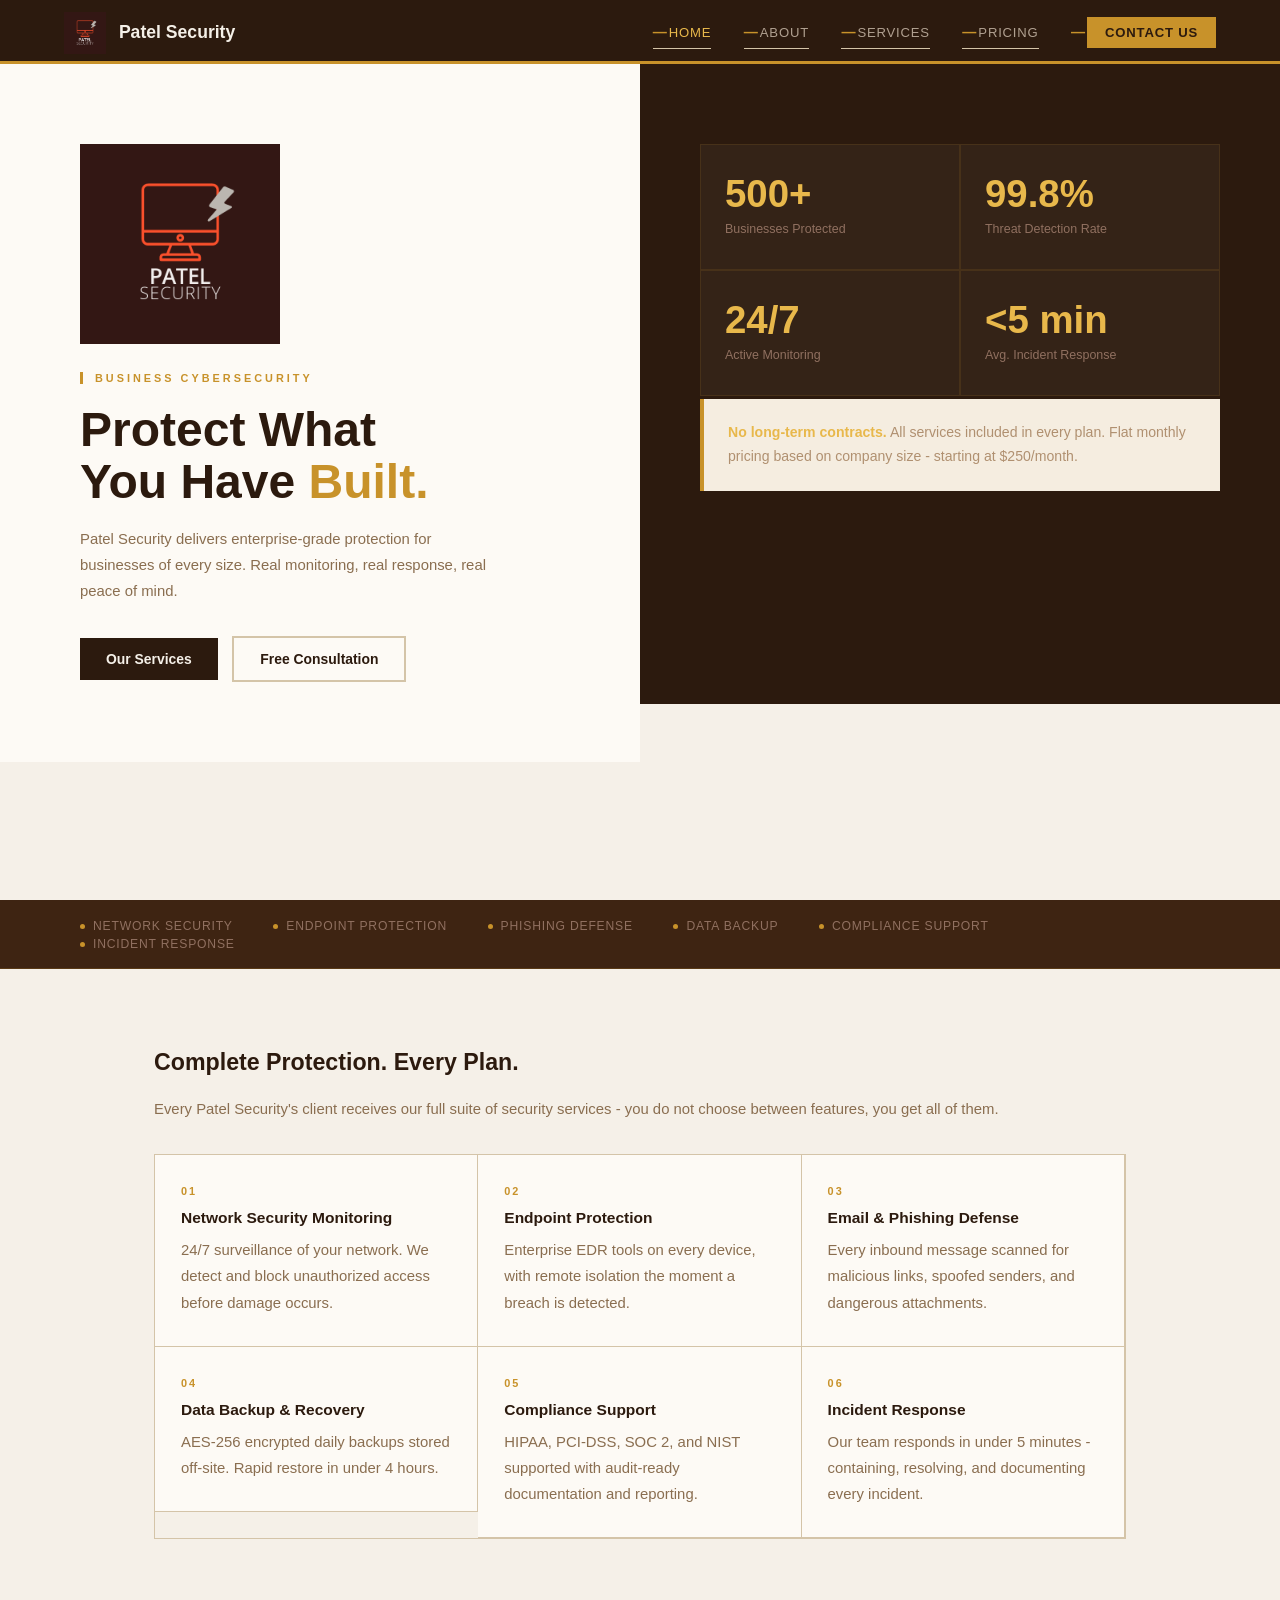
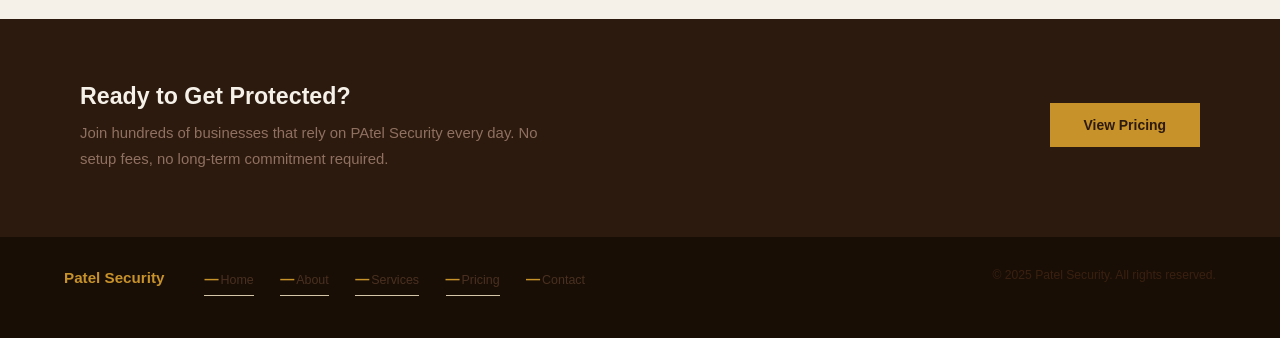
<file: index.html>
<!DOCTYPE html>
<html lang="en">
<head>
<meta charset="UTF-8">
<meta name="viewport" content="width=device-width, initial-scale=1.0">
<title>Patel Security - Home</title>
<link rel="stylesheet" href="design.css">
</head>
<body>

<nav>
  <div class="brand"><img src="logo.png" alt="Patel Security" style="height:42px;vertical-align:middle;margin-right:8px;"> Patel Security</div>
  <ul>
    <li><a href="index.html" class="on">Home</a></li>
    <li><a href="about.html">About</a></li>
    <li><a href="services.html">Services</a></li>
    <li><a href="pricing.html">Pricing</a></li>
    <li><a href="contact.html" class="cta">Contact Us</a></li>
  </ul>
</nav>

<div class="hero">
  <div class="hero-left">
    <img src="logo.png" alt="Patel Security" style="height:200px;margin-bottom:28px;display:block;">
    <small>Business Cybersecurity</small>
    <h1>Protect What<br>You Have <em>Built.</em></h1>
    <p>Patel Security delivers enterprise-grade protection for businesses of every size. Real monitoring, real response, real peace of mind.</p>
    <a href="services.html" class="btn-dark">Our Services</a>
    <a href="contact.html" class="btn-outline">Free Consultation</a>
  </div>
  <div class="hero-right">
    <div class="stats">
      <div class="stat-cell"><b>500+</b><span>Businesses Protected</span></div>
      <div class="stat-cell"><b>99.8%</b><span>Threat Detection Rate</span></div>
      <div class="stat-cell"><b>24/7</b><span>Active Monitoring</span></div>
      <div class="stat-cell"><b>&lt;5 min</b><span>Avg. Incident Response</span></div>
    </div>
    <div class="hero-note">
      <p><strong>No long-term contracts.</strong> All services included in every plan. Flat monthly pricing based on company size - starting at $250/month.</p>
    </div>
  </div>
</div>

<div class="strip">
  <span>Network Security</span>
  <span>Endpoint Protection</span>
  <span>Phishing Defense</span>
  <span>Data Backup</span>
  <span>Compliance Support</span>
  <span>Incident Response</span>
</div>

<main>
  <h2>Complete Protection. Every Plan.</h2>
  <p>Every Patel Security's client receives our full suite of security services - you do not choose between features, you get all of them.</p>
  <br>
  <div class="services">
    <div class="svc-card"><small>01</small><b>Network Security Monitoring</b><p>24/7 surveillance of your network. We detect and block unauthorized access before damage occurs.</p></div>
    <div class="svc-card"><small>02</small><b>Endpoint Protection</b><p>Enterprise EDR tools on every device, with remote isolation the moment a breach is detected.</p></div>
    <div class="svc-card"><small>03</small><b>Email &amp; Phishing Defense</b><p>Every inbound message scanned for malicious links, spoofed senders, and dangerous attachments.</p></div>
    <div class="svc-card"><small>04</small><b>Data Backup &amp; Recovery</b><p>AES-256 encrypted daily backups stored off-site. Rapid restore in under 4 hours.</p></div>
    <div class="svc-card"><small>05</small><b>Compliance Support</b><p>HIPAA, PCI-DSS, SOC 2, and NIST supported with audit-ready documentation and reporting.</p></div>
    <div class="svc-card"><small>06</small><b>Incident Response</b><p>Our team responds in under 5 minutes - containing, resolving, and documenting every incident.</p></div>
  </div>
</main>

<div class="cta-band">
  <div class="cta-band-text">
    <h2>Ready to Get Protected?</h2>
    <p>Join hundreds of businesses that rely on PAtel Security every day. No setup fees, no long-term commitment required.</p>
  </div>
  <a href="pricing.html">View Pricing</a>
</div>

<footer>
  <strong>Patel Security</strong>
  <ul>
    <li><a href="index.html">Home</a></li>
    <li><a href="about.html">About</a></li>
    <li><a href="services.html">Services</a></li>
    <li><a href="pricing.html">Pricing</a></li>
    <li><a href="contact.html">Contact</a></li>
  </ul>
  <small>&copy; 2025 Patel Security. All rights reserved.</small>
</footer>

</body>
</html>
</file>
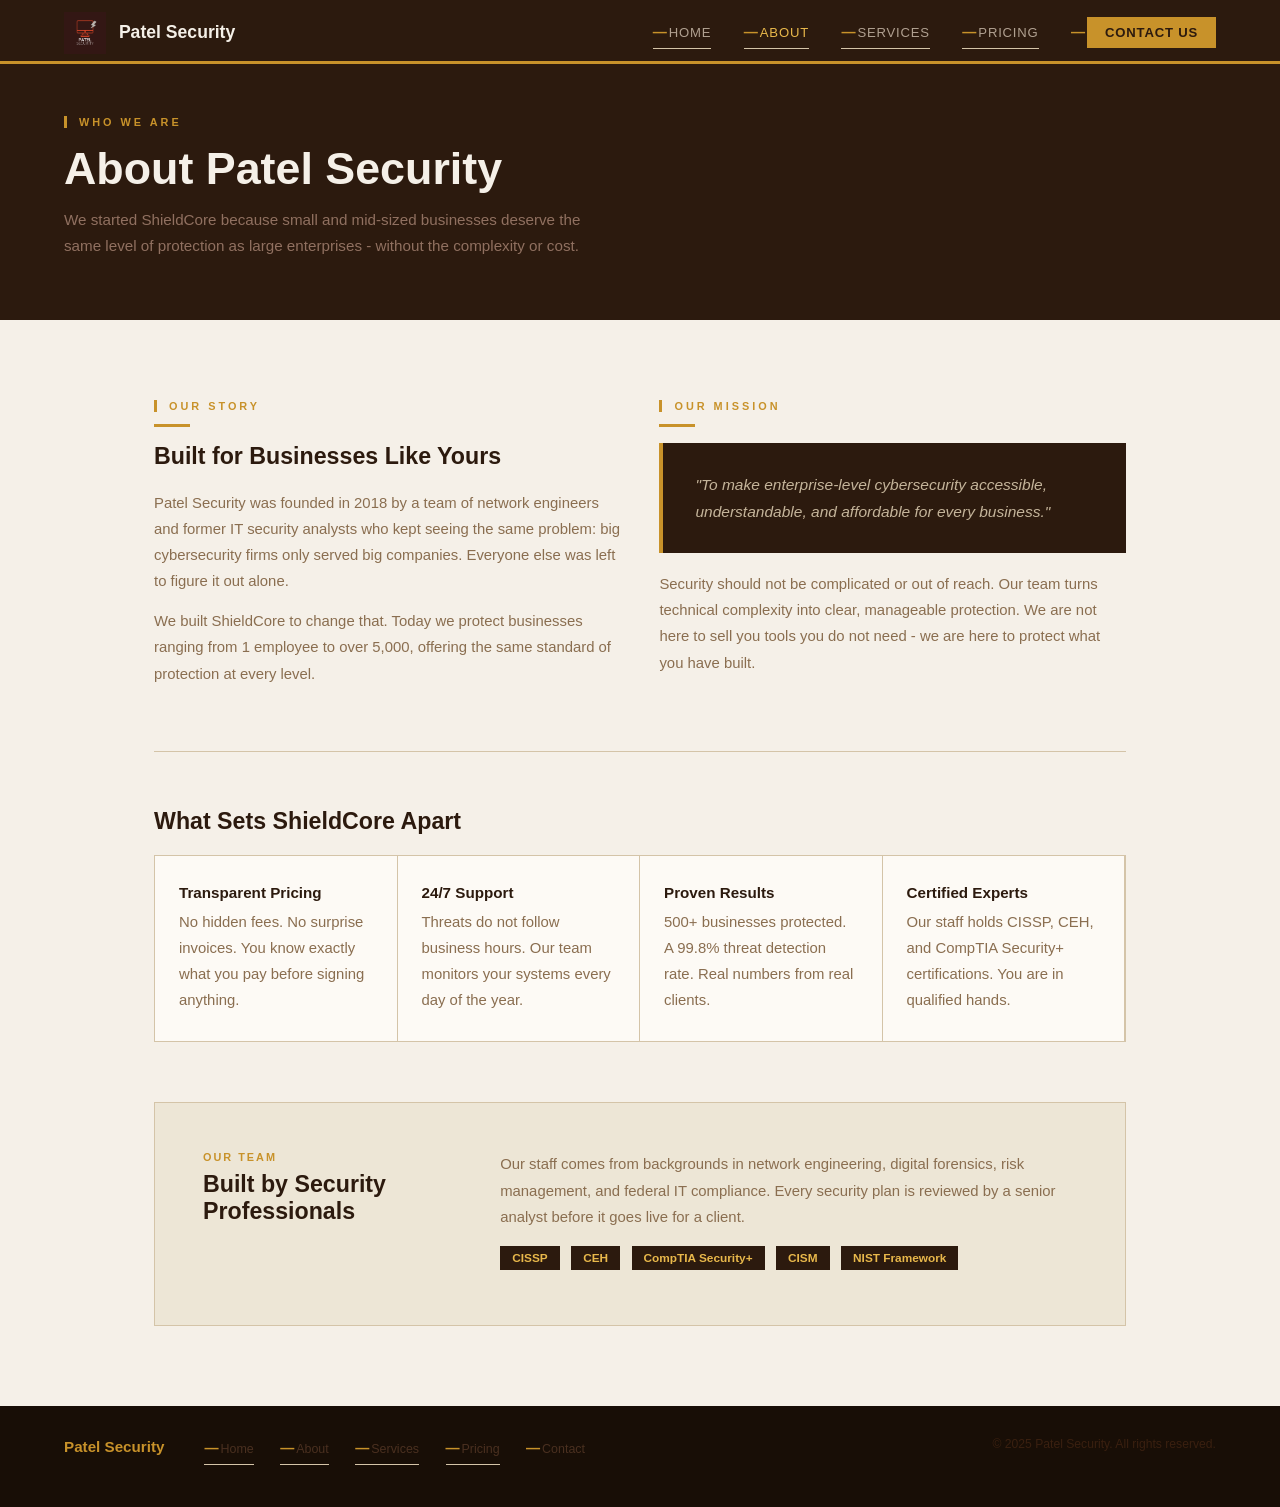
<file: about.html>
<!DOCTYPE html>
<html lang="en">
<head>
<meta charset="UTF-8">
<meta name="viewport" content="width=device-width, initial-scale=1.0">
<title>Patel Security - About</title>
<link rel="stylesheet" href="design.css">
</head>
<body>

<nav>
  <div class="brand"><img src="logo.png" alt="Patel Security" style="height:42px;vertical-align:middle;margin-right:8px;"> Patel Security</div>
  <ul>
    <li><a href="index.html">Home</a></li>
    <li><a href="about.html" class="on">About</a></li>
    <li><a href="services.html">Services</a></li>
    <li><a href="pricing.html">Pricing</a></li>
    <li><a href="contact.html" class="cta">Contact Us</a></li>
  </ul>
</nav>

<header>
  <small>Who We Are</small>
  <h1>About Patel Security</h1>
  <p>We started ShieldCore because small and mid-sized businesses deserve the same level of protection as large enterprises - without the complexity or cost.</p>
</header>

<main>
  <div class="two-col">
    <div class="col">
      <small>Our Story</small>
      <div class="rule"></div>
      <h2>Built for Businesses Like Yours</h2>
      <p>Patel Security was founded in 2018 by a team of network engineers and former IT security analysts who kept seeing the same problem: big cybersecurity firms only served big companies. Everyone else was left to figure it out alone.</p>
      <p>We built ShieldCore to change that. Today we protect businesses ranging from 1 employee to over 5,000, offering the same standard of protection at every level.</p>
    </div>
    <div class="col">
      <small>Our Mission</small>
      <div class="rule"></div>
      <blockquote>
        <p>"To make enterprise-level cybersecurity accessible, understandable, and affordable for every business."</p>
      </blockquote>
      <p>Security should not be complicated or out of reach. Our team turns technical complexity into clear, manageable protection. We are not here to sell you tools you do not need - we are here to protect what you have built.</p>
    </div>
  </div>

  <hr>

  <h2>What Sets ShieldCore Apart</h2>
  <div class="values">
    <div class="val-card">
      <b>Transparent Pricing</b>
      <p>No hidden fees. No surprise invoices. You know exactly what you pay before signing anything.</p>
    </div>
    <div class="val-card">
      <b>24/7 Support</b>
      <p>Threats do not follow business hours. Our team monitors your systems every day of the year.</p>
    </div>
    <div class="val-card">
      <b>Proven Results</b>
      <p>500+ businesses protected. A 99.8% threat detection rate. Real numbers from real clients.</p>
    </div>
    <div class="val-card">
      <b>Certified Experts</b>
      <p>Our staff holds CISSP, CEH, and CompTIA Security+ certifications. You are in qualified hands.</p>
    </div>
  </div>

  <div class="team">
    <div class="team-label">
      <small>Our Team</small>
      <h2>Built by Security Professionals</h2>
    </div>
    <div class="team-body">
      <p>Our staff comes from backgrounds in network engineering, digital forensics, risk management, and federal IT compliance. Every security plan is reviewed by a senior analyst before it goes live for a client.</p>
      <div class="certs">
        <span>CISSP</span>
        <span>CEH</span>
        <span>CompTIA Security+</span>
        <span>CISM</span>
        <span>NIST Framework</span>
      </div>
    </div>
  </div>
</main>

<footer>
  <strong>Patel Security</strong>
  <ul>
    <li><a href="index.html">Home</a></li>
    <li><a href="about.html">About</a></li>
    <li><a href="services.html">Services</a></li>
    <li><a href="pricing.html">Pricing</a></li>
    <li><a href="contact.html">Contact</a></li>
  </ul>
  <small>&copy; 2025 Patel Security. All rights reserved.</small>
</footer>

</body>
</html>
</file>
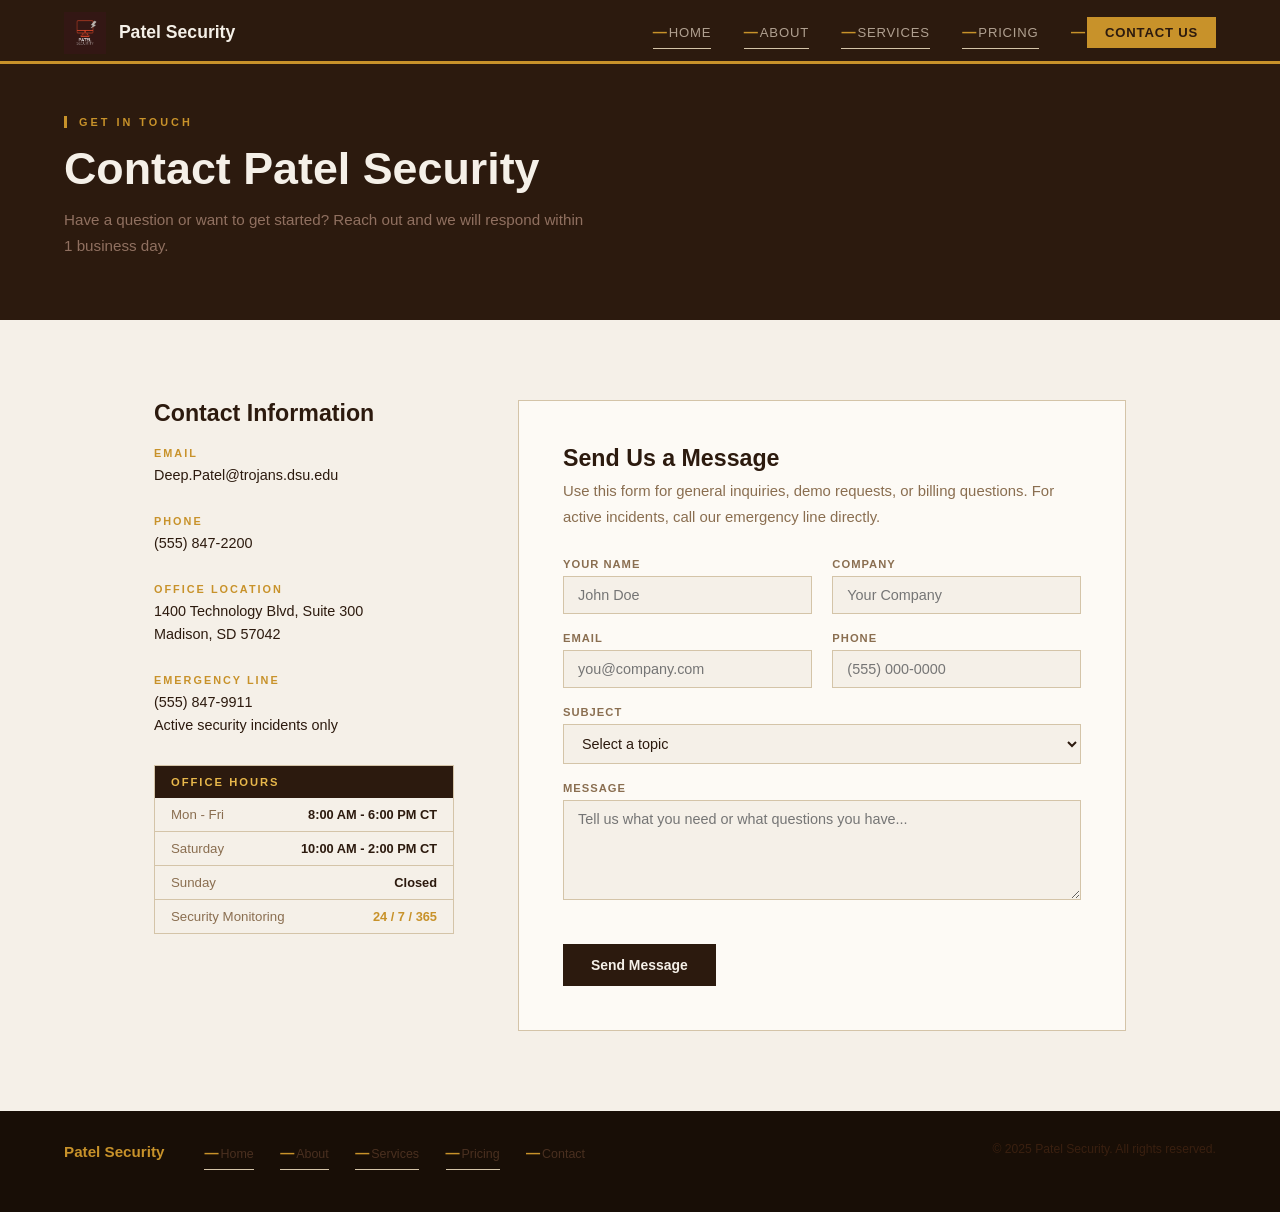
<file: contact.html>
<!DOCTYPE html>
<html lang="en">
<head>
<meta charset="UTF-8">
<meta name="viewport" content="width=device-width, initial-scale=1.0">
<title>Patel Security - Contact</title>
<link rel="stylesheet" href="design.css">
</head>
<body>

<nav>
  <div class="brand"><img src="logo.png" alt="Patel Security" style="height:42px;vertical-align:middle;margin-right:8px;"> Patel Security</div>
  <ul>
    <li><a href="index.html">Home</a></li>
    <li><a href="about.html">About</a></li>
    <li><a href="services.html">Services</a></li>
    <li><a href="pricing.html">Pricing</a></li>
    <li><a href="contact.html" class="on cta">Contact Us</a></li>
  </ul>
</nav>

<header>
  <small>Get in Touch</small>
  <h1>Contact Patel Security</h1>
  <p>Have a question or want to get started? Reach out and we will respond within 1 business day.</p>
</header>

<main>
  <div class="layout">

    <div class="layout-info">
      <h2>Contact Information</h2>

      <div class="info-item">
        <small>Email</small>
        <p>Deep.Patel@trojans.dsu.edu</p>
      </div>

      <div class="info-item">
        <small>Phone</small>
        <p>(555) 847-2200</p>
      </div>

      <div class="info-item">
        <small>Office Location</small>
        <p>1400 Technology Blvd, Suite 300<br>Madison, SD 57042</p>
      </div>

      <div class="info-item">
        <small>Emergency Line</small>
        <p>(555) 847-9911<br>Active security incidents only</p>
      </div>

      <div class="hours">
        <b>Office Hours</b>
        <div class="hours-row"><span class="day">Mon - Fri</span><span class="time">8:00 AM - 6:00 PM CT</span></div>
        <div class="hours-row"><span class="day">Saturday</span><span class="time">10:00 AM - 2:00 PM CT</span></div>
        <div class="hours-row"><span class="day">Sunday</span><span class="time">Closed</span></div>
        <div class="hours-row gold"><span class="day">Security Monitoring</span><span class="time">24 / 7 / 365</span></div>
      </div>
    </div>

    <div class="layout-form">
      <div class="form-box">
        <h2>Send Us a Message</h2>
        <p>Use this form for general inquiries, demo requests, or billing questions. For active incidents, call our emergency line directly.</p>
        <form action="https://formspree.io/f/maqlorvy" method="POST">
          <div class="form-grid">
            <div class="field"><label for="cn">Your Name</label><input type="text" id="cn" name="name" placeholder="John Doe" required></div>
            <div class="field"><label for="cc">Company</label><input type="text" id="cc" name="company" placeholder="Your Company"></div>
            <div class="field"><label for="ce">Email</label><input type="email" id="ce" name="email" placeholder="you@company.com" required></div>
            <div class="field"><label for="cp">Phone</label><input type="tel" id="cp" name="phone" placeholder="(555) 000-0000"></div>
            <div class="field full">
              <label for="cs">Subject</label>
              <select id="cs" name="subject">
                <option value="">Select a topic</option>
                <option>General Inquiry</option>
                <option>Request a Demo</option>
                <option>Get a Quote</option>
                <option>Billing Question</option>
                <option>Report a Security Incident</option>
                <option>Other</option>
              </select>
            </div>
            <div class="field full"><label for="cm">Message</label><textarea id="cm" name="message" placeholder="Tell us what you need or what questions you have..."></textarea></div>
          </div>
          <button type="submit">Send Message</button>
        </form>
      </div>
    </div>

  </div>
</main>

<footer>
  <strong>Patel Security</strong>
  <ul>
    <li><a href="index.html">Home</a></li>
    <li><a href="about.html">About</a></li>
    <li><a href="services.html">Services</a></li>
    <li><a href="pricing.html">Pricing</a></li>
    <li><a href="contact.html">Contact</a></li>
  </ul>
  <small>&copy; 2025 Patel Security. All rights reserved.</small>
</footer>

</body>
</html>
</file>
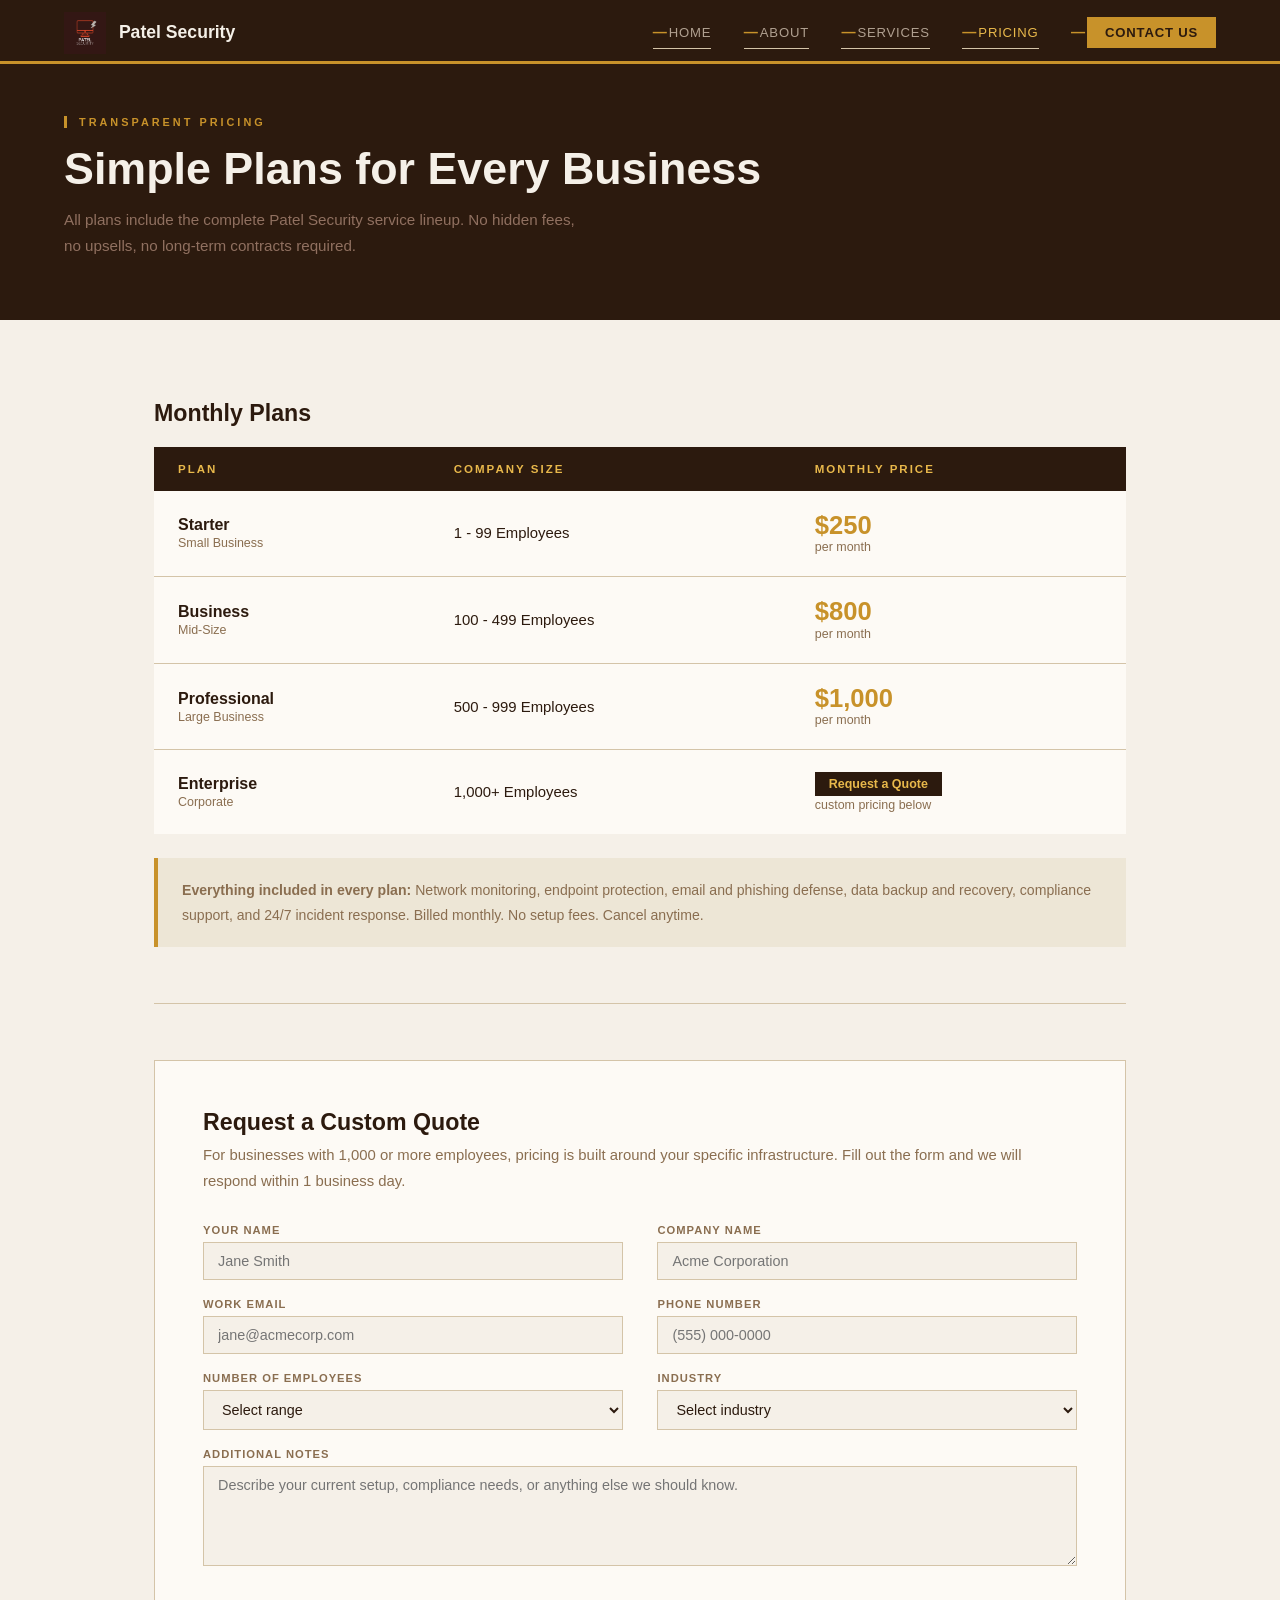
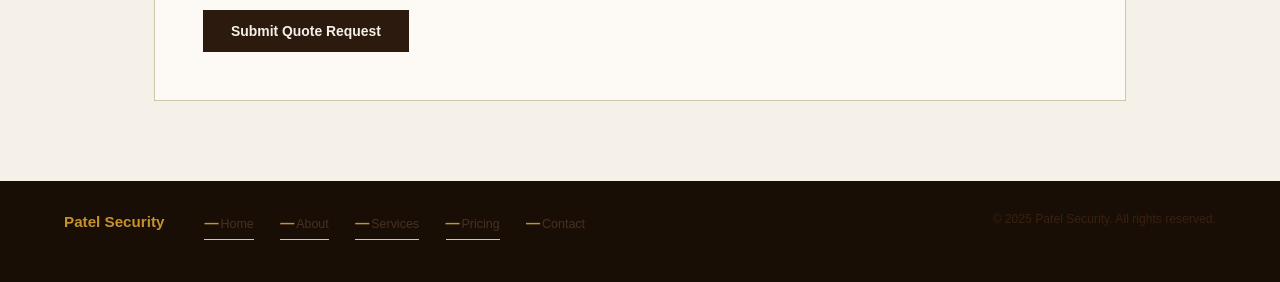
<file: pricing.html>
<!DOCTYPE html>
<html lang="en">
<head>
<meta charset="UTF-8">
<meta name="viewport" content="width=device-width, initial-scale=1.0">
<title>Patel Security - Pricing</title>
<link rel="stylesheet" href="design.css">
</head>
<body>

<nav>
  <div class="brand"><img src="logo.png" alt="Patel Security" style="height:42px;vertical-align:middle;margin-right:8px;"> Patel Security</div>
  <ul>
    <li><a href="index.html">Home</a></li>
    <li><a href="about.html">About</a></li>
    <li><a href="services.html">Services</a></li>
    <li><a href="pricing.html" class="on">Pricing</a></li>
    <li><a href="contact.html" class="cta">Contact Us</a></li>
  </ul>
</nav>

<header>
  <small>Transparent Pricing</small>
  <h1>Simple Plans for Every Business</h1>
  <p>All plans include the complete Patel Security service lineup. No hidden fees, no upsells, no long-term contracts required.</p>
</header>

<main>
  <h2>Monthly Plans</h2>

  <table>
    <thead>
      <tr>
        <th>Plan</th>
        <th>Company Size</th>
        <th>Monthly Price</th>
      </tr>
    </thead>
    <tbody>
      <tr>
        <td><b>Starter</b><small>Small Business</small></td>
        <td>1 - 99 Employees</td>
        <td><span class="price">$250</span><small>per month</small></td>
      </tr>
      <tr>
        <td><b>Business</b><small>Mid-Size</small></td>
        <td>100 - 499 Employees</td>
        <td><span class="price">$800</span><small>per month</small></td>
      </tr>
      <tr>
        <td><b>Professional</b><small>Large Business</small></td>
        <td>500 - 999 Employees</td>
        <td><span class="price">$1,000</span><small>per month</small></td>
      </tr>
      <tr>
        <td><b>Enterprise</b><small>Corporate</small></td>
        <td>1,000+ Employees</td>
        <td><span class="custom">Request a Quote</span><br><small>custom pricing below</small></td>
      </tr>
    </tbody>
  </table>

  <div class="note">
    <p><strong>Everything included in every plan:</strong> Network monitoring, endpoint protection, email and phishing defense, data backup and recovery, compliance support, and 24/7 incident response. Billed monthly. No setup fees. Cancel anytime.</p>
  </div>

  <hr>

  <div class="quote-box">
    <h2>Request a Custom Quote</h2>
    <p>For businesses with 1,000 or more employees, pricing is built around your specific infrastructure. Fill out the form and we will respond within 1 business day.</p>
    <form action="https://formspree.io/f/maqlorvy" method="POST">
      <div class="form-grid">
        <div class="field"><label for="qn">Your Name</label><input type="text" id="qn" name="name" placeholder="Jane Smith" required></div>
        <div class="field"><label for="qc">Company Name</label><input type="text" id="qc" name="company" placeholder="Acme Corporation"></div>
        <div class="field"><label for="qe">Work Email</label><input type="email" id="qe" name="email" placeholder="jane@acmecorp.com" required></div>
        <div class="field"><label for="qp">Phone Number</label><input type="tel" id="qp" name="phone" placeholder="(555) 000-0000"></div>
        <div class="field">
          <label for="qs">Number of Employees</label>
          <select id="qs" name="employees">
            <option value="">Select range</option>
            <option>1,000 - 2,499</option>
            <option>2,500 - 4,999</option>
            <option>5,000 - 9,999</option>
            <option>10,000+</option>
          </select>
        </div>
        <div class="field">
          <label for="qi">Industry</label>
          <select id="qi" name="industry">
            <option value="">Select industry</option>
            <option>Healthcare</option>
            <option>Finance / Banking</option>
            <option>Retail / E-Commerce</option>
            <option>Manufacturing</option>
            <option>Technology</option>
            <option>Education</option>
            <option>Government</option>
            <option>Other</option>
          </select>
        </div>
        <div class="field full"><label for="qnotes">Additional Notes</label><textarea id="qnotes" name="notes" placeholder="Describe your current setup, compliance needs, or anything else we should know."></textarea></div>
        <input type="hidden" name="form-type" value="Enterprise Quote Request">
      </div>
      <button type="submit">Submit Quote Request</button>
    </form>
  </div>
</main>

<footer>
  <strong>Patel Security</strong>
  <ul>
    <li><a href="index.html">Home</a></li>
    <li><a href="about.html">About</a></li>
    <li><a href="services.html">Services</a></li>
    <li><a href="pricing.html">Pricing</a></li>
    <li><a href="contact.html">Contact</a></li>
  </ul>
  <small>&copy; 2025 Patel Security. All rights reserved.</small>
</footer>

</body>
</html>
</file>
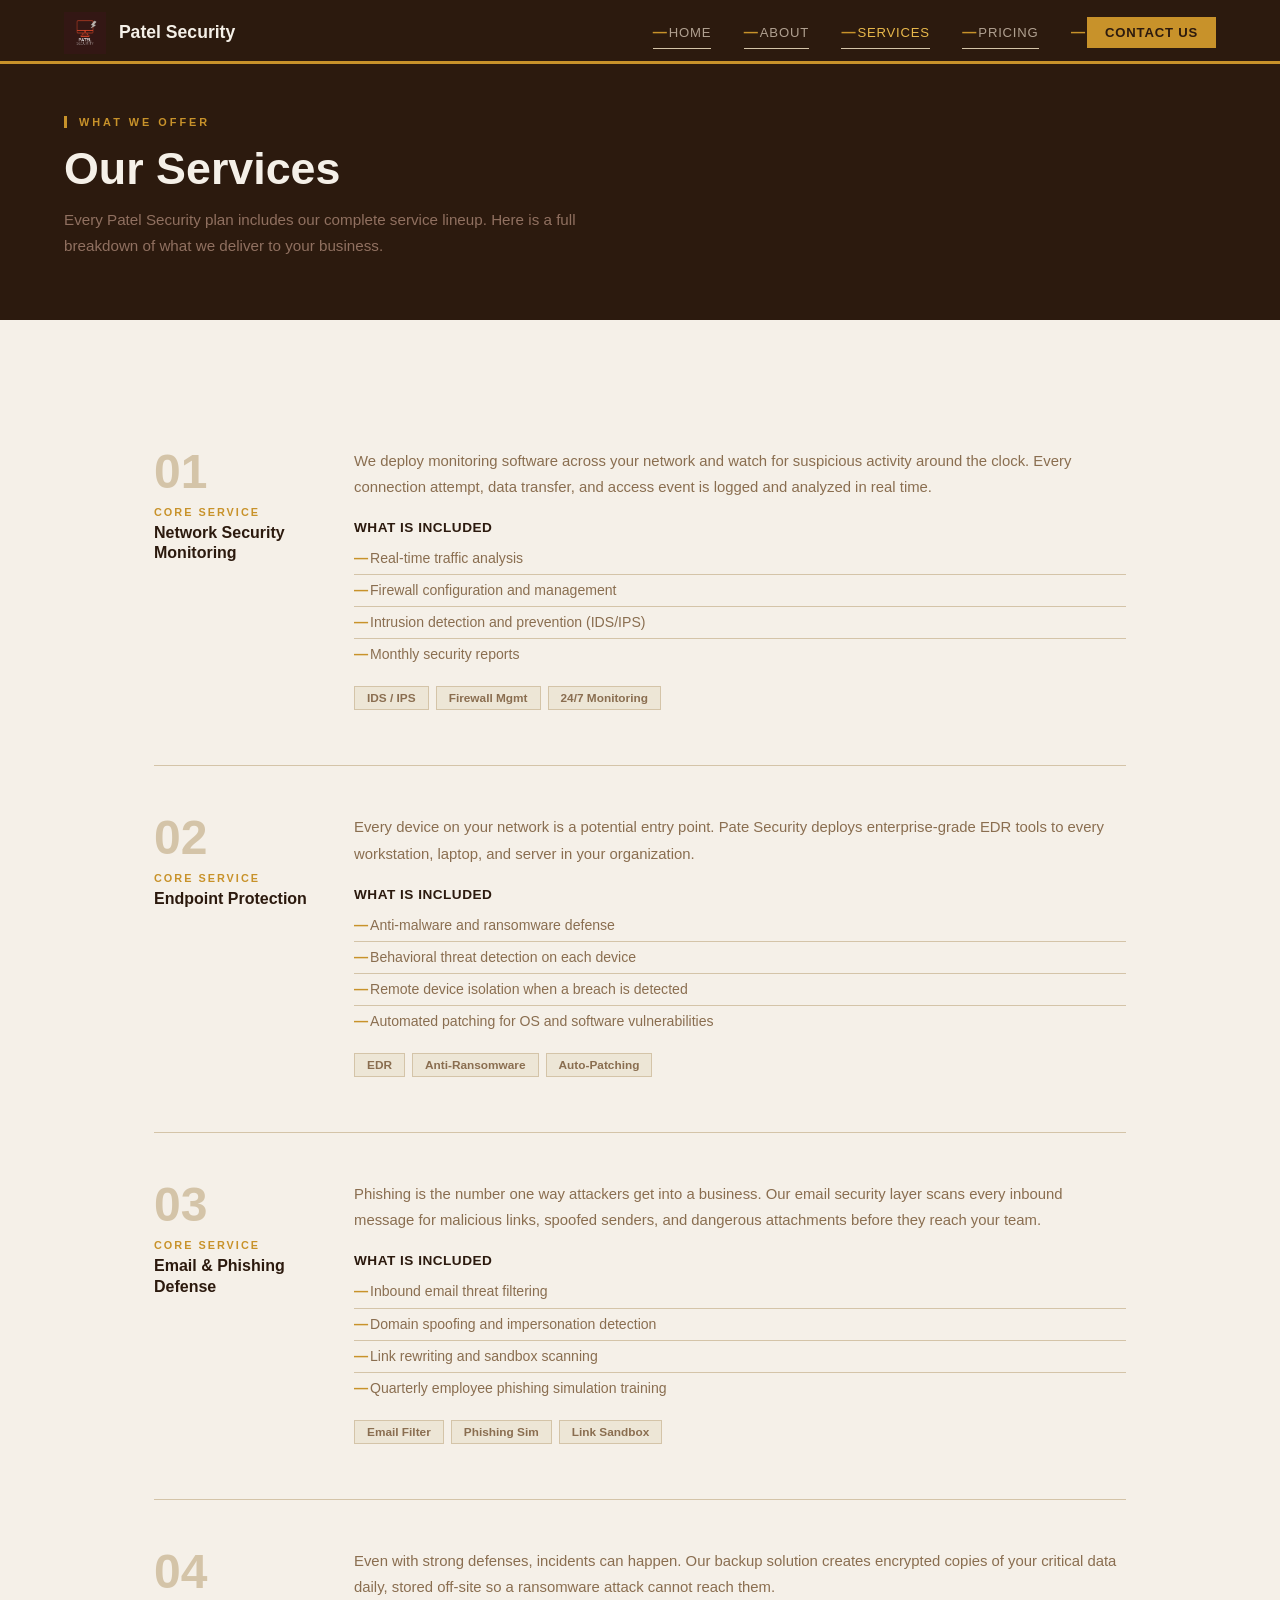
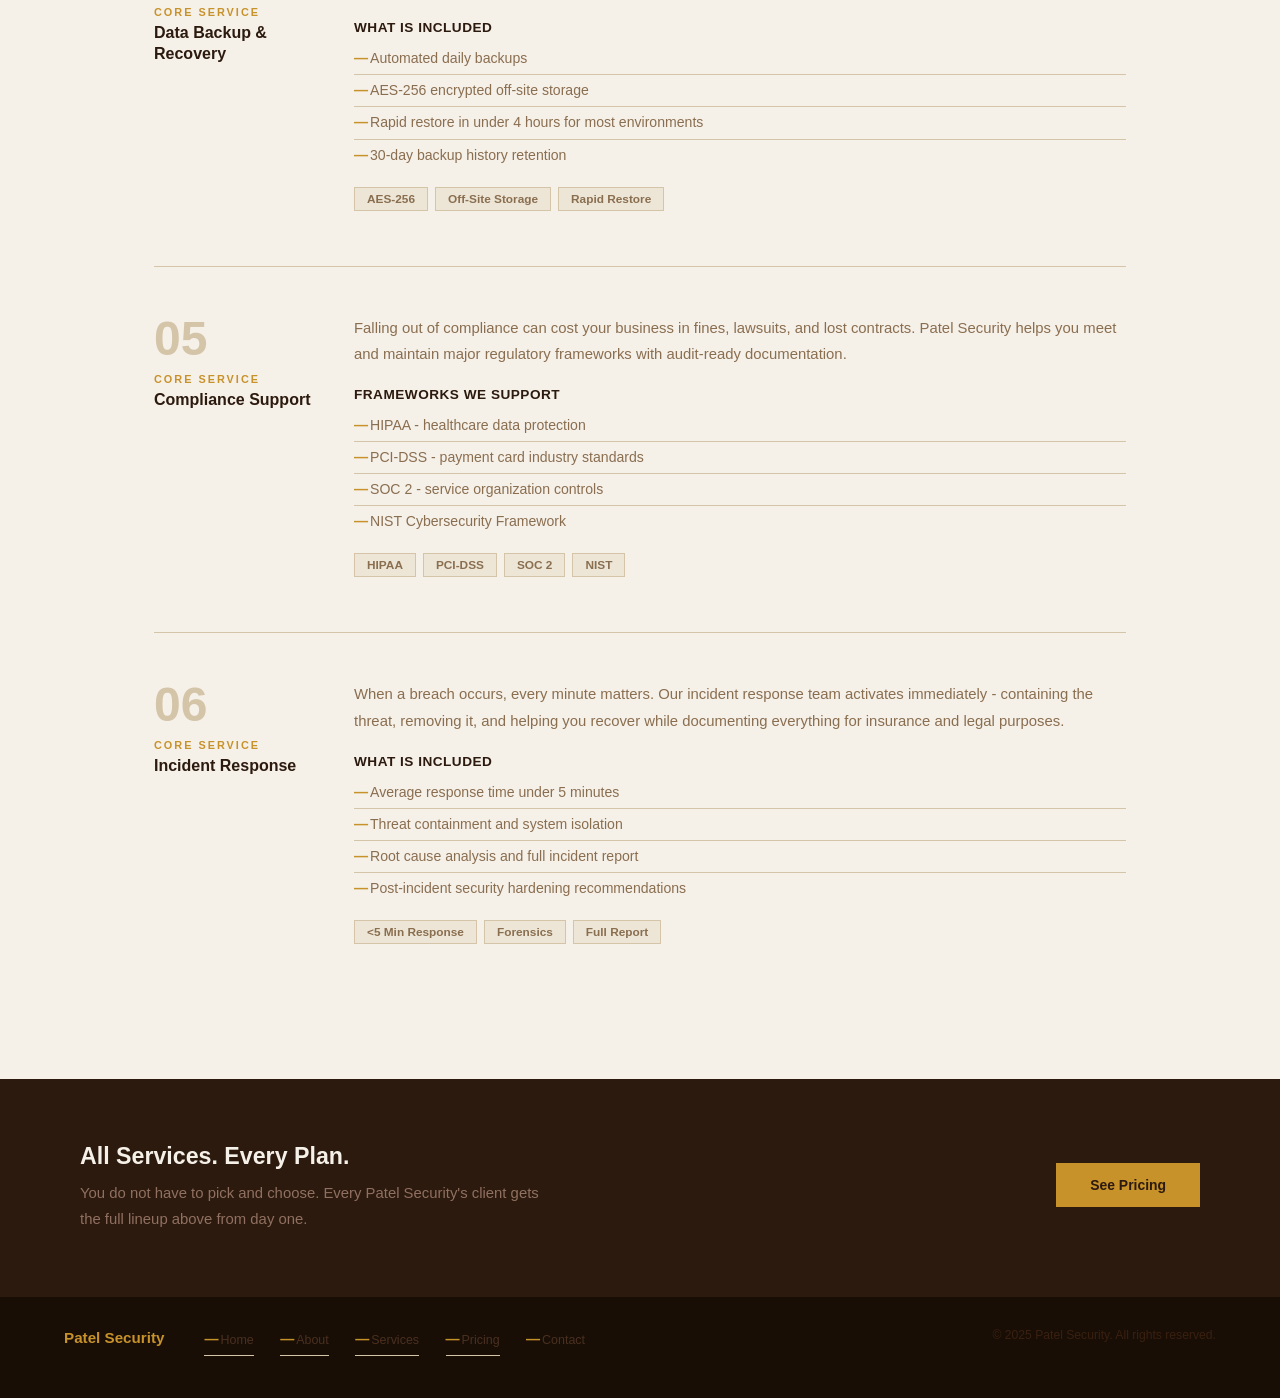
<file: services.html>
<!DOCTYPE html>
<html lang="en">
<head>
<meta charset="UTF-8">
<meta name="viewport" content="width=device-width, initial-scale=1.0">
<title>Patel Security - Services</title>
<link rel="stylesheet" href="design.css">
</head>
<body>

<nav>
  <div class="brand"><img src="logo.png" alt="Patel Security" style="height:42px;vertical-align:middle;margin-right:8px;"> Patel Security</div>
  <ul>
    <li><a href="index.html">Home</a></li>
    <li><a href="about.html">About</a></li>
    <li><a href="services.html" class="on">Services</a></li>
    <li><a href="pricing.html">Pricing</a></li>
    <li><a href="contact.html" class="cta">Contact Us</a></li>
  </ul>
</nav>

<header>
  <small>What We Offer</small>
  <h1>Our Services</h1>
  <p>Every Patel Security plan includes our complete service lineup. Here is a full breakdown of what we deliver to your business.</p>
</header>

<main>

  <div class="svc">
    <div class="svc-meta">
      <b>01</b>
      <small>Core Service</small>
      <strong>Network Security Monitoring</strong>
    </div>
    <div class="svc-body">
      <p>We deploy monitoring software across your network and watch for suspicious activity around the clock. Every connection attempt, data transfer, and access event is logged and analyzed in real time.</p>
      <h3>What Is Included</h3>
      <ul>
        <li>Real-time traffic analysis</li>
        <li>Firewall configuration and management</li>
        <li>Intrusion detection and prevention (IDS/IPS)</li>
        <li>Monthly security reports</li>
      </ul>
      <div class="tags"><span>IDS / IPS</span><span>Firewall Mgmt</span><span>24/7 Monitoring</span></div>
    </div>
  </div>

  <div class="svc">
    <div class="svc-meta">
      <b>02</b>
      <small>Core Service</small>
      <strong>Endpoint Protection</strong>
    </div>
    <div class="svc-body">
      <p>Every device on your network is a potential entry point. Pate Security deploys enterprise-grade EDR tools to every workstation, laptop, and server in your organization.</p>
      <h3>What Is Included</h3>
      <ul>
        <li>Anti-malware and ransomware defense</li>
        <li>Behavioral threat detection on each device</li>
        <li>Remote device isolation when a breach is detected</li>
        <li>Automated patching for OS and software vulnerabilities</li>
      </ul>
      <div class="tags"><span>EDR</span><span>Anti-Ransomware</span><span>Auto-Patching</span></div>
    </div>
  </div>

  <div class="svc">
    <div class="svc-meta">
      <b>03</b>
      <small>Core Service</small>
      <strong>Email &amp; Phishing Defense</strong>
    </div>
    <div class="svc-body">
      <p>Phishing is the number one way attackers get into a business. Our email security layer scans every inbound message for malicious links, spoofed senders, and dangerous attachments before they reach your team.</p>
      <h3>What Is Included</h3>
      <ul>
        <li>Inbound email threat filtering</li>
        <li>Domain spoofing and impersonation detection</li>
        <li>Link rewriting and sandbox scanning</li>
        <li>Quarterly employee phishing simulation training</li>
      </ul>
      <div class="tags"><span>Email Filter</span><span>Phishing Sim</span><span>Link Sandbox</span></div>
    </div>
  </div>

  <div class="svc">
    <div class="svc-meta">
      <b>04</b>
      <small>Core Service</small>
      <strong>Data Backup &amp; Recovery</strong>
    </div>
    <div class="svc-body">
      <p>Even with strong defenses, incidents can happen. Our backup solution creates encrypted copies of your critical data daily, stored off-site so a ransomware attack cannot reach them.</p>
      <h3>What Is Included</h3>
      <ul>
        <li>Automated daily backups</li>
        <li>AES-256 encrypted off-site storage</li>
        <li>Rapid restore in under 4 hours for most environments</li>
        <li>30-day backup history retention</li>
      </ul>
      <div class="tags"><span>AES-256</span><span>Off-Site Storage</span><span>Rapid Restore</span></div>
    </div>
  </div>

  <div class="svc">
    <div class="svc-meta">
      <b>05</b>
      <small>Core Service</small>
      <strong>Compliance Support</strong>
    </div>
    <div class="svc-body">
      <p>Falling out of compliance can cost your business in fines, lawsuits, and lost contracts. Patel Security helps you meet and maintain major regulatory frameworks with audit-ready documentation.</p>
      <h3>Frameworks We Support</h3>
      <ul>
        <li>HIPAA - healthcare data protection</li>
        <li>PCI-DSS - payment card industry standards</li>
        <li>SOC 2 - service organization controls</li>
        <li>NIST Cybersecurity Framework</li>
      </ul>
      <div class="tags"><span>HIPAA</span><span>PCI-DSS</span><span>SOC 2</span><span>NIST</span></div>
    </div>
  </div>

  <div class="svc">
    <div class="svc-meta">
      <b>06</b>
      <small>Core Service</small>
      <strong>Incident Response</strong>
    </div>
    <div class="svc-body">
      <p>When a breach occurs, every minute matters. Our incident response team activates immediately - containing the threat, removing it, and helping you recover while documenting everything for insurance and legal purposes.</p>
      <h3>What Is Included</h3>
      <ul>
        <li>Average response time under 5 minutes</li>
        <li>Threat containment and system isolation</li>
        <li>Root cause analysis and full incident report</li>
        <li>Post-incident security hardening recommendations</li>
      </ul>
      <div class="tags"><span>&lt;5 Min Response</span><span>Forensics</span><span>Full Report</span></div>
    </div>
  </div>

</main>

<div class="cta-band">
  <div class="cta-band-text">
    <h2>All Services. Every Plan.</h2>
    <p>You do not have to pick and choose. Every Patel Security's client gets the full lineup above from day one.</p>
  </div>
  <a href="pricing.html">See Pricing</a>
</div>

<footer>
  <strong>Patel Security</strong>
  <ul>
    <li><a href="index.html">Home</a></li>
    <li><a href="about.html">About</a></li>
    <li><a href="services.html">Services</a></li>
    <li><a href="pricing.html">Pricing</a></li>
    <li><a href="contact.html">Contact</a></li>
  </ul>
  <small>&copy; 2025 Patel Security. All rights reserved.</small>
</footer>

</body>
</html>
</file>
<file: design.css>
@charset "utf-8";
* {
  margin: 0;
  padding: 0;
  box-sizing: border-box;
}

body {
  background: #f5f0e8;
  color: #2c1a0e;
  font-family: 'DM Sans', sans-serif;
  font-size: 16px;
  min-width: 1100px;
}

a {
  text-decoration: none;
  color: inherit;
}

nav {
  position: fixed;
  top: 0;
  left: 0;
  right: 0;
  height: 64px;
  background: #2c1a0e;
  border-bottom: 3px solid #c8922a;
  padding: 0 64px;
  z-index: 100;
  overflow: hidden;
}

nav .brand {
  font-family: 'Outfit', sans-serif;
  font-weight: 800;
  font-size: 1.1rem;
  color: #f5f0e8;
  float: left;
  line-height: 64px;
}

nav .brand span {
  width: 28px;
  height: 28px;
  background: #c8922a;
  color: #2c1a0e;
  font-size: 0.7rem;
  font-weight: 800;
  display: inline-block;
  text-align: center;
  line-height: 28px;
  vertical-align: middle;
  margin-right: 8px;
}

nav ul {
  list-style: none;
  float: right;
  line-height: 64px;
}

nav ul li {
  display: inline-block;
  margin-left: 28px;
}

nav ul a {
  color: #b0a090;
  font-size: 0.82rem;
  font-weight: 500;
  letter-spacing: 0.8px;
  text-transform: uppercase;
}

nav ul a:hover {
  color: #e8b84b;
}

nav ul a.on {
  color: #e8b84b;
}

nav ul a.cta {
  background: #c8922a;
  color: #2c1a0e;
  padding: 8px 18px;
  font-weight: 700;
}

nav ul a.cta:hover {
  background: #e8b84b;
}

header {
  background: #2c1a0e;
  padding: 116px 64px 60px;
}

header small {
  font-family: 'Outfit', sans-serif;
  font-size: 0.68rem;
  font-weight: 700;
  letter-spacing: 3px;
  text-transform: uppercase;
  color: #c8922a;
  border-left: 3px solid #c8922a;
  padding-left: 12px;
  display: block;
  margin-bottom: 16px;
}

header h1 {
  font-family: 'Outfit', sans-serif;
  font-weight: 800;
  font-size: 2.8rem;
  color: #f5f0e8;
  line-height: 1.1;
  margin-bottom: 14px;
}

header h1 em {
  font-style: normal;
  color: #c8922a;
}

header p {
  color: #907060;
  font-size: 0.95rem;
  max-width: 520px;
  line-height: 1.72;
}

main {
  max-width: 1100px;
  margin: 0 auto;
  padding: 80px 64px;
}

h2 {
  font-family: 'Outfit', sans-serif;
  font-weight: 800;
  font-size: 1.45rem;
  color: #2c1a0e;
  margin-bottom: 20px;
}

h3 {
  font-family: 'Outfit', sans-serif;
  font-weight: 700;
  font-size: 0.85rem;
  text-transform: uppercase;
  letter-spacing: 0.5px;
  color: #2c1a0e;
  margin: 20px 0 8px;
}

p {
  line-height: 1.76;
  color: #8a6e50;
  font-size: 0.93rem;
  margin-bottom: 14px;
}

p:last-child {
  margin-bottom: 0;
}

hr {
  border: none;
  border-top: 1px solid #d4c4a8;
  margin-bottom: 56px;
}

label {
  font-family: 'Outfit', sans-serif;
  font-size: 0.7rem;
  font-weight: 700;
  letter-spacing: 1px;
  text-transform: uppercase;
  color: #8a6e50;
  display: block;
  margin-bottom: 6px;
}

input {
  width: 100%;
  background: #f5f0e8;
  border: 1px solid #d4c4a8;
  color: #2c1a0e;
  padding: 10px 14px;
  font-size: 0.9rem;
  font-family: 'DM Sans', sans-serif;
  outline: none;
}

select {
  width: 100%;
  background: #f5f0e8;
  border: 1px solid #d4c4a8;
  color: #2c1a0e;
  padding: 10px 14px;
  font-size: 0.9rem;
  font-family: 'DM Sans', sans-serif;
  outline: none;
}

textarea {
  width: 100%;
  background: #f5f0e8;
  border: 1px solid #d4c4a8;
  color: #2c1a0e;
  padding: 10px 14px;
  font-size: 0.9rem;
  font-family: 'DM Sans', sans-serif;
  outline: none;
  resize: vertical;
  min-height: 100px;
}

input:focus {
  border-color: #c8922a;
}

select:focus {
  border-color: #c8922a;
}

textarea:focus {
  border-color: #c8922a;
}

button {
  background: #2c1a0e;
  color: #f5f0e8;
  font-family: 'Outfit', sans-serif;
  font-weight: 700;
  font-size: 0.87rem;
  padding: 13px 28px;
  border: none;
  cursor: pointer;
  margin-top: 22px;
  display: inline-block;
}

button:hover {
  background: #3e2412;
}

footer {
  background: #180e06;
  padding: 26px 64px;
  overflow: hidden;
}

footer strong {
  font-family: 'Outfit', sans-serif;
  font-weight: 800;
  color: #c8922a;
  font-size: 0.95rem;
  float: left;
  line-height: 2;
}

footer ul {
  list-style: none;
  float: left;
  margin-left: 40px;
  line-height: 2;
}

footer ul li {
  display: inline-block;
  margin-right: 22px;
}

footer ul a {
  color: #4a3020;
  font-size: 0.78rem;
}

footer ul a:hover {
  color: #c8922a;
}

footer small {
  color: #3a2010;
  font-size: 0.76rem;
  float: right;
  line-height: 2;
}

.ok {
  display: none;
  background: #f0ede4;
  border-left: 4px solid #c8922a;
  color: #2c1a0e;
  padding: 14px 18px;
  margin-top: 18px;
  font-size: 0.88rem;
  font-weight: 500;
}

.hero {
  padding-top: 64px;
  min-height: 100vh;
  overflow: hidden;
}

.hero-left {
  width: 50%;
  float: left;
  background: #fdfaf5;
  min-height: 640px;
  padding: 80px 60px 80px 80px;
}

.hero-left small {
  font-family: 'Outfit', sans-serif;
  font-size: 0.68rem;
  font-weight: 700;
  letter-spacing: 3px;
  text-transform: uppercase;
  color: #c8922a;
  border-left: 3px solid #c8922a;
  padding-left: 12px;
  display: block;
  margin-bottom: 20px;
}

.hero-left h1 {
  font-family: 'Outfit', sans-serif;
  font-weight: 800;
  font-size: 3rem;
  color: #2c1a0e;
  line-height: 1.08;
  margin-bottom: 18px;
}

.hero-left h1 em {
  font-style: normal;
  color: #c8922a;
}

.hero-left p {
  max-width: 420px;
  margin-bottom: 32px;
}

.hero-left a {
  padding: 13px 26px;
  font-family: 'Outfit', sans-serif;
  font-weight: 700;
  font-size: 0.87rem;
  display: inline-block;
  margin-right: 10px;
}

.hero-left a.btn-dark {
  background: #2c1a0e;
  color: #f5f0e8;
}

.hero-left a.btn-dark:hover {
  background: #3e2412;
}

.hero-left a.btn-outline {
  border: 2px solid #d4c4a8;
  color: #2c1a0e;
}

.hero-left a.btn-outline:hover {
  border-color: #2c1a0e;
  background: #ede6d6;
}

.hero-right {
  width: 50%;
  float: right;
  background: #2c1a0e;
  min-height: 640px;
  padding: 80px 60px;
  overflow: hidden;
}

.stats {
  overflow: hidden;
  margin-bottom: 3px;
}

.stat-cell {
  width: 50%;
  float: left;
  background: #fdfaf50a;
  border: 1px solid #c8922a21;
  padding: 30px 24px;
}

.stat-cell b {
  font-family: 'Outfit', sans-serif;
  font-weight: 800;
  font-size: 2.4rem;
  color: #e8b84b;
  line-height: 1;
  display: block;
  margin-bottom: 6px;
}

.stat-cell span {
  font-size: 0.78rem;
  color: #907060;
  line-height: 1.4;
}

.hero-note {
  background: #f5ede0;
  border-left: 4px solid #c8922a;
  padding: 22px 24px;
  clear: both;
}

.hero-note p {
  font-size: 0.88rem;
  color: #b09070;
  line-height: 1.7;
  margin: 0;
}

.hero-note strong {
  color: #e8b84b;
}

.strip {
  background: #3e2412;
  padding: 16px 80px;
  overflow: hidden;
  border-bottom: 1px solid #c8922a33;
}

.strip span {
  font-size: 0.76rem;
  color: #907060;
  letter-spacing: 0.8px;
  text-transform: uppercase;
  font-weight: 500;
  display: inline-block;
  margin-right: 36px;
  padding-left: 13px;
  position: relative;
}

.strip span:before {
  content: '';
  width: 5px;
  height: 5px;
  background: #c8922a;
  border-radius: 50%;
  display: inline-block;
  position: absolute;
  left: 0;
  top: 50%;
  margin-top: -2px;
}

.services {
  overflow: hidden;
  border: 1px solid #d4c4a8;
}

.svc-card {
  width: 33.33%;
  float: left;
  background: #fdfaf5;
  padding: 30px 26px;
  border-right: 1px solid #d4c4a8;
  border-bottom: 1px solid #d4c4a8;
}

.svc-card:hover {
  background: #ede6d6;
}

.svc-card small {
  font-family: 'Outfit', sans-serif;
  font-size: 0.68rem;
  font-weight: 700;
  color: #c8922a;
  letter-spacing: 2px;
  display: block;
  margin-bottom: 12px;
}

.svc-card b {
  font-family: 'Outfit', sans-serif;
  font-weight: 700;
  font-size: 0.97rem;
  color: #2c1a0e;
  display: block;
  margin-bottom: 10px;
}

.cta-band {
  background: #2c1a0e;
  padding: 64px 80px;
  overflow: hidden;
}

.cta-band-text {
  float: left;
  width: 70%;
}

.cta-band h2 {
  color: #f5f0e8;
  margin-bottom: 10px;
}

.cta-band p {
  max-width: 460px;
  color: #907060;
}

.cta-band a {
  background: #c8922a;
  color: #2c1a0e;
  font-family: 'Outfit', sans-serif;
  font-weight: 700;
  font-size: 0.87rem;
  padding: 14px 34px;
  display: inline-block;
  float: right;
  margin-top: 20px;
}

.cta-band a:hover {
  background: #e8b84b;
}

.two-col {
  overflow: hidden;
  margin-bottom: 64px;
}

.two-col .col {
  width: 48%;
  float: left;
  margin-right: 4%;
}

.two-col .col:last-child {
  margin-right: 0;
}

.two-col .col small {
  font-family: 'Outfit', sans-serif;
  font-size: 0.68rem;
  font-weight: 700;
  letter-spacing: 3px;
  text-transform: uppercase;
  color: #c8922a;
  border-left: 3px solid #c8922a;
  padding-left: 12px;
  display: block;
  margin-bottom: 12px;
}

.two-col .col .rule {
  width: 36px;
  height: 3px;
  background: #c8922a;
  margin-bottom: 16px;
}

blockquote {
  background: #2c1a0e;
  border-left: 4px solid #c8922a;
  padding: 28px 32px;
  margin-bottom: 18px;
}

blockquote p {
  color: #c4b49a;
  font-style: italic;
  font-size: 0.97rem;
}

.values {
  overflow: hidden;
  border: 1px solid #d4c4a8;
  margin-bottom: 60px;
}

.val-card {
  width: 25%;
  float: left;
  background: #fdfaf5;
  padding: 28px 24px;
  border-right: 1px solid #d4c4a8;
}

.val-card b {
  font-family: 'Outfit', sans-serif;
  font-weight: 700;
  font-size: 0.95rem;
  color: #2c1a0e;
  display: block;
  margin-bottom: 8px;
}

.team {
  background: #ede6d6;
  border: 1px solid #d4c4a8;
  padding: 48px;
  overflow: hidden;
}

.team-label {
  width: 30%;
  float: left;
}

.team-label small {
  font-family: 'Outfit', sans-serif;
  font-size: 0.68rem;
  font-weight: 700;
  letter-spacing: 2px;
  text-transform: uppercase;
  color: #c8922a;
  display: block;
  margin-bottom: 8px;
}

.team-body {
  width: 66%;
  float: right;
}

.certs {
  overflow: hidden;
  margin-top: 16px;
}

.certs span {
  background: #2c1a0e;
  color: #e8b84b;
  font-family: 'Outfit', sans-serif;
  font-weight: 600;
  font-size: 0.74rem;
  padding: 5px 12px;
  display: inline-block;
  margin-right: 7px;
  margin-bottom: 7px;
}

.svc {
  overflow: hidden;
  border-bottom: 1px solid #d4c4a8;
  padding: 48px 0;
}

.svc:last-of-type {
  border-bottom: none;
}

.svc-meta {
  width: 200px;
  float: left;
  padding-right: 40px;
}

.svc-meta b {
  font-family: 'Outfit', sans-serif;
  font-size: 3rem;
  font-weight: 800;
  color: #d4c4a8;
  line-height: 1;
  display: block;
  margin-bottom: 10px;
}

.svc-meta small {
  font-family: 'Outfit', sans-serif;
  font-size: 0.68rem;
  font-weight: 700;
  letter-spacing: 2px;
  text-transform: uppercase;
  color: #c8922a;
  display: block;
  margin-bottom: 5px;
}

.svc-meta strong {
  font-family: 'Outfit', sans-serif;
  font-weight: 800;
  font-size: 1rem;
  color: #2c1a0e;
  line-height: 1.3;
}

.svc-body {
  margin-left: 200px;
}

ul {
  list-style: none;
  padding: 0;
  margin-bottom: 16px;
}

ul li {
  font-size: 0.88rem;
  color: #8a6e50;
  padding: 5px 0 5px 16px;
  position: relative;
  border-bottom: 1px solid #d4c4a8;
  line-height: 1.5;
}

ul li:last-child {
  border-bottom: none;
}

ul li:before {
  content: '\2014';
  position: absolute;
  left: 0;
  color: #c8922a;
  font-weight: 700;
}

.tags {
  overflow: hidden;
}

.tags span {
  background: #ede6d6;
  border: 1px solid #d4c4a8;
  color: #8a6e50;
  font-size: 0.74rem;
  font-family: 'Outfit', sans-serif;
  font-weight: 600;
  padding: 4px 12px;
  display: inline-block;
  margin-right: 7px;
  margin-bottom: 7px;
}

table {
  width: 100%;
  border-collapse: collapse;
  margin-bottom: 24px;
}

thead th {
  background: #2c1a0e;
  color: #e8b84b;
  font-family: 'Outfit', sans-serif;
  font-size: 0.72rem;
  font-weight: 700;
  letter-spacing: 2px;
  text-transform: uppercase;
  padding: 16px 24px;
  text-align: left;
}

tbody td {
  padding: 22px 24px;
  border-bottom: 1px solid #d4c4a8;
  background: #fdfaf5;
  font-size: 0.93rem;
  vertical-align: middle;
}

tbody tr:last-child td {
  border-bottom: none;
}

tbody tr:hover td {
  background: #ede6d6;
}

tbody td b {
  font-family: 'Outfit', sans-serif;
  font-weight: 800;
  font-size: 1rem;
  color: #2c1a0e;
  display: block;
}

tbody td small {
  color: #8a6e50;
  font-size: 0.78rem;
}

.price {
  font-family: 'Outfit', sans-serif;
  font-weight: 800;
  font-size: 1.6rem;
  color: #c8922a;
  line-height: 1;
  display: block;
}

.custom {
  background: #2c1a0e;
  color: #e8b84b;
  font-family: 'Outfit', sans-serif;
  font-weight: 700;
  font-size: 0.78rem;
  padding: 5px 14px;
  display: inline-block;
}

.note {
  background: #ede6d6;
  border-left: 4px solid #c8922a;
  padding: 20px 24px;
  margin-bottom: 56px;
}

.note p {
  font-size: 0.88rem;
  line-height: 1.72;
}

.quote-box {
  background: #fdfaf5;
  border: 1px solid #d4c4a8;
  padding: 48px;
}

.quote-box h2 {
  margin-bottom: 6px;
}

.quote-box > p {
  margin-bottom: 30px;
}

.form-grid {
  overflow: hidden;
}

.form-grid .field {
  width: 48%;
  float: left;
  margin-right: 4%;
  margin-bottom: 18px;
}

.form-grid .field.full {
  width: 100%;
  float: none;
  margin-right: 0;
}

.form-grid .field:nth-child(even) {
  margin-right: 0;
}

.layout {
  overflow: hidden;
}

.layout-info {
  width: 300px;
  float: left;
}

.layout-form {
  margin-left: 364px;
}

.info-item {
  margin-bottom: 28px;
}

.info-item small {
  font-family: 'Outfit', sans-serif;
  font-size: 0.68rem;
  font-weight: 700;
  letter-spacing: 2px;
  text-transform: uppercase;
  color: #c8922a;
  display: block;
  margin-bottom: 5px;
}

.info-item p {
  font-size: 0.9rem;
  color: #2c1a0e;
  line-height: 1.6;
  margin: 0;
}

.info-item a {
  color: #c8922a;
}

.info-item a:hover {
  text-decoration: underline;
}

.hours {
  border: 1px solid #d4c4a8;
  margin-top: 8px;
}

.hours b {
  background: #2c1a0e;
  color: #e8b84b;
  font-family: 'Outfit', sans-serif;
  font-size: 0.7rem;
  font-weight: 700;
  letter-spacing: 2px;
  text-transform: uppercase;
  padding: 10px 16px;
  display: block;
}

.hours-row {
  padding: 9px 16px;
  border-bottom: 1px solid #d4c4a8;
  font-size: 0.83rem;
  overflow: hidden;
}

.hours-row:last-child {
  border-bottom: none;
}

.hours-row .day {
  color: #8a6e50;
  float: left;
}

.hours-row .time {
  font-family: 'Outfit', sans-serif;
  font-weight: 600;
  color: #2c1a0e;
  font-size: 0.8rem;
  float: right;
}

.hours-row.gold .time {
  color: #c8922a;
}

.form-box {
  background: #fdfaf5;
  border: 1px solid #d4c4a8;
  padding: 44px;
}

.form-box h2 {
  margin-bottom: 6px;
}

.form-box > p {
  margin-bottom: 28px;
}
</file>
